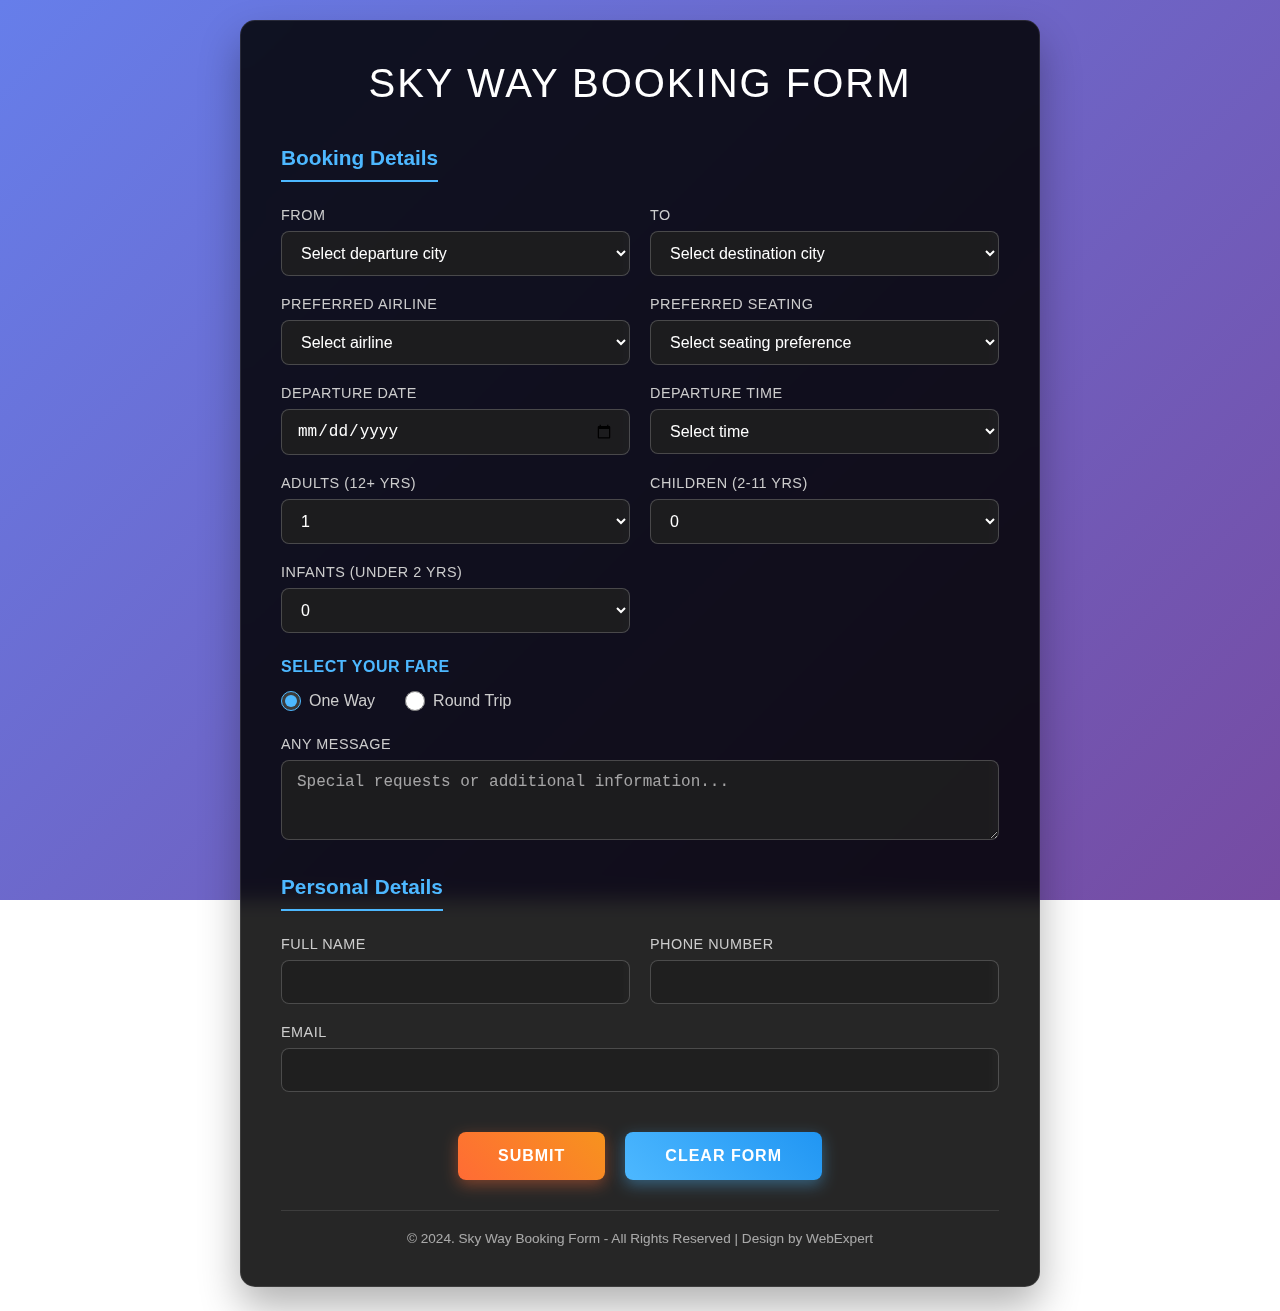
<file: booking.html>
<!DOCTYPE html>
<html lang="en">
<head>
    <meta charset="UTF-8">
    <meta name="viewport" content="width=device-width, initial-scale=1.0">
    <title>Sky Way Booking Form</title>
    <link rel="stylesheet" href="booking.css">
</head>
<body>
    <div class="container">
        <div class="form-container">
            <h1 class="title">Sky Way Booking Form</h1>
            
            <form id="bookingForm" class="booking-form">
                <!-- Booking Details Section -->
                <div class="section">
                    <h2 class="section-title">Booking Details</h2>
                    
                    <div class="form-row">
                        <div class="form-group">
                            <label for="from">From</label>
                            <select id="from" name="from" required>
                                <option value="">Select departure city</option>
                                <option value="new-york">New York</option>
                                <option value="los-angeles">Los Angeles</option>
                                <option value="chicago">Chicago</option>
                                <option value="miami">Miami</option>
                                <option value="london">London</option>
                                <option value="paris">Paris</option>
                                <option value="tokyo">Tokyo</option>
                            </select>
                        </div>
                        
                        <div class="form-group">
                            <label for="to">To</label>
                            <select id="to" name="to" required>
                                <option value="">Select destination city</option>
                                <option value="new-york">New York</option>
                                <option value="los-angeles">Los Angeles</option>
                                <option value="chicago">Chicago</option>
                                <option value="miami">Miami</option>
                                <option value="london">London</option>
                                <option value="paris">Paris</option>
                                <option value="tokyo">Tokyo</option>
                            </select>
                        </div>
                    </div>
                    
                    <div class="form-row">
                        <div class="form-group">
                            <label for="preferred-airline">Preferred Airline</label>
                            <select id="preferred-airline" name="preferred-airline">
                                <option value="">Select airline</option>
                                <option value="american">American Airlines</option>
                                <option value="delta">Delta Air Lines</option>
                                <option value="united">United Airlines</option>
                                <option value="southwest">Southwest Airlines</option>
                                <option value="jetblue">JetBlue Airways</option>
                            </select>
                        </div>
                        
                        <div class="form-group">
                            <label for="preferred-seating">Preferred Seating</label>
                            <select id="preferred-seating" name="preferred-seating">
                                <option value="">Select seating preference</option>
                                <option value="economy">Economy</option>
                                <option value="premium-economy">Premium Economy</option>
                                <option value="business">Business Class</option>
                                <option value="first">First Class</option>
                            </select>
                        </div>
                    </div>
                    
                    <div class="form-row">
                        <div class="form-group">
                            <label for="departure-date">Departure Date</label>
                            <input type="date" id="departure-date" name="departure-date" required>
                        </div>
                        
                        <div class="form-group">
                            <label for="departure-time">Departure Time</label>
                            <select id="departure-time" name="departure-time">
                                <option value="">Select time</option>
                                <option value="morning">Morning (6AM - 12PM)</option>
                                <option value="afternoon">Afternoon (12PM - 6PM)</option>
                                <option value="evening">Evening (6PM - 12AM)</option>
                            </select>
                        </div>
                    </div>
                    
                    <div class="form-row">
                        <div class="form-group">
                            <label for="adults">Adults (12+ Yrs)</label>
                            <select id="adults" name="adults" required>
                                <option value="1">1</option>
                                <option value="2">2</option>
                                <option value="3">3</option>
                                <option value="4">4</option>
                                <option value="5">5</option>
                                <option value="6">6</option>
                            </select>
                        </div>
                        
                        <div class="form-group">
                            <label for="children">Children (2-11 Yrs)</label>
                            <select id="children" name="children">
                                <option value="0">0</option>
                                <option value="1">1</option>
                                <option value="2">2</option>
                                <option value="3">3</option>
                                <option value="4">4</option>
                            </select>
                        </div>
                        
                        <div class="form-group">
                            <label for="infants">Infants (Under 2 Yrs)</label>
                            <select id="infants" name="infants">
                                <option value="0">0</option>
                                <option value="1">1</option>
                                <option value="2">2</option>
                            </select>
                        </div>
                    </div>
                    
                    <div class="trip-type">
                        <label class="section-label">Select Your Fare</label>
                        <div class="radio-group">
                            <div class="radio-item">
                                <input type="radio" id="one-way" name="trip-type" value="one-way" checked>
                                <label for="one-way">One Way</label>
                            </div>
                            <div class="radio-item">
                                <input type="radio" id="round-trip" name="trip-type" value="round-trip">
                                <label for="round-trip">Round Trip</label>
                            </div>
                        </div>
                    </div>
                    
                    <div class="return-details" id="return-details" style="display: none;">
                        <div class="form-row">
                            <div class="form-group">
                                <label for="return-date">Return Date</label>
                                <input type="date" id="return-date" name="return-date">
                            </div>
                            
                            <div class="form-group">
                                <label for="return-time">Return Time</label>
                                <select id="return-time" name="return-time">
                                    <option value="">Select time</option>
                                    <option value="morning">Morning (6AM - 12PM)</option>
                                    <option value="afternoon">Afternoon (12PM - 6PM)</option>
                                    <option value="evening">Evening (6PM - 12AM)</option>
                                </select>
                            </div>
                        </div>
                    </div>
                    
                    <div class="form-group">
                        <label for="message">Any Message</label>
                        <textarea id="message" name="message" rows="3" placeholder="Special requests or additional information..."></textarea>
                    </div>
                </div>
                
                <!-- Personal Details Section -->
                <div class="section">
                    <h2 class="section-title">Personal Details</h2>
                    
                    <div class="form-row">
                        <div class="form-group">
                            <label for="full-name">Full Name</label>
                            <input type="text" id="full-name" name="full-name" required>
                        </div>
                        
                        <div class="form-group">
                            <label for="phone">Phone Number</label>
                            <input type="tel" id="phone" name="phone" required>
                        </div>
                    </div>
                    
                    <div class="form-group">
                        <label for="email">Email</label>
                        <input type="email" id="email" name="email" required>
                    </div>
                </div>
                
                <!-- Form Buttons -->
                <div class="form-buttons">
                    <button type="submit" class="submit-btn">Submit</button>
                    <button type="button" class="clear-btn" id="clearForm">Clear Form</button>
                </div>
            </form>
            
            <div class="footer">
                © 2024. Sky Way Booking Form - All Rights Reserved | Design by WebExpert
            </div>
        </div>
    </div>
    
    <script src="booking.js"></script>
</body>
</html>
</file>
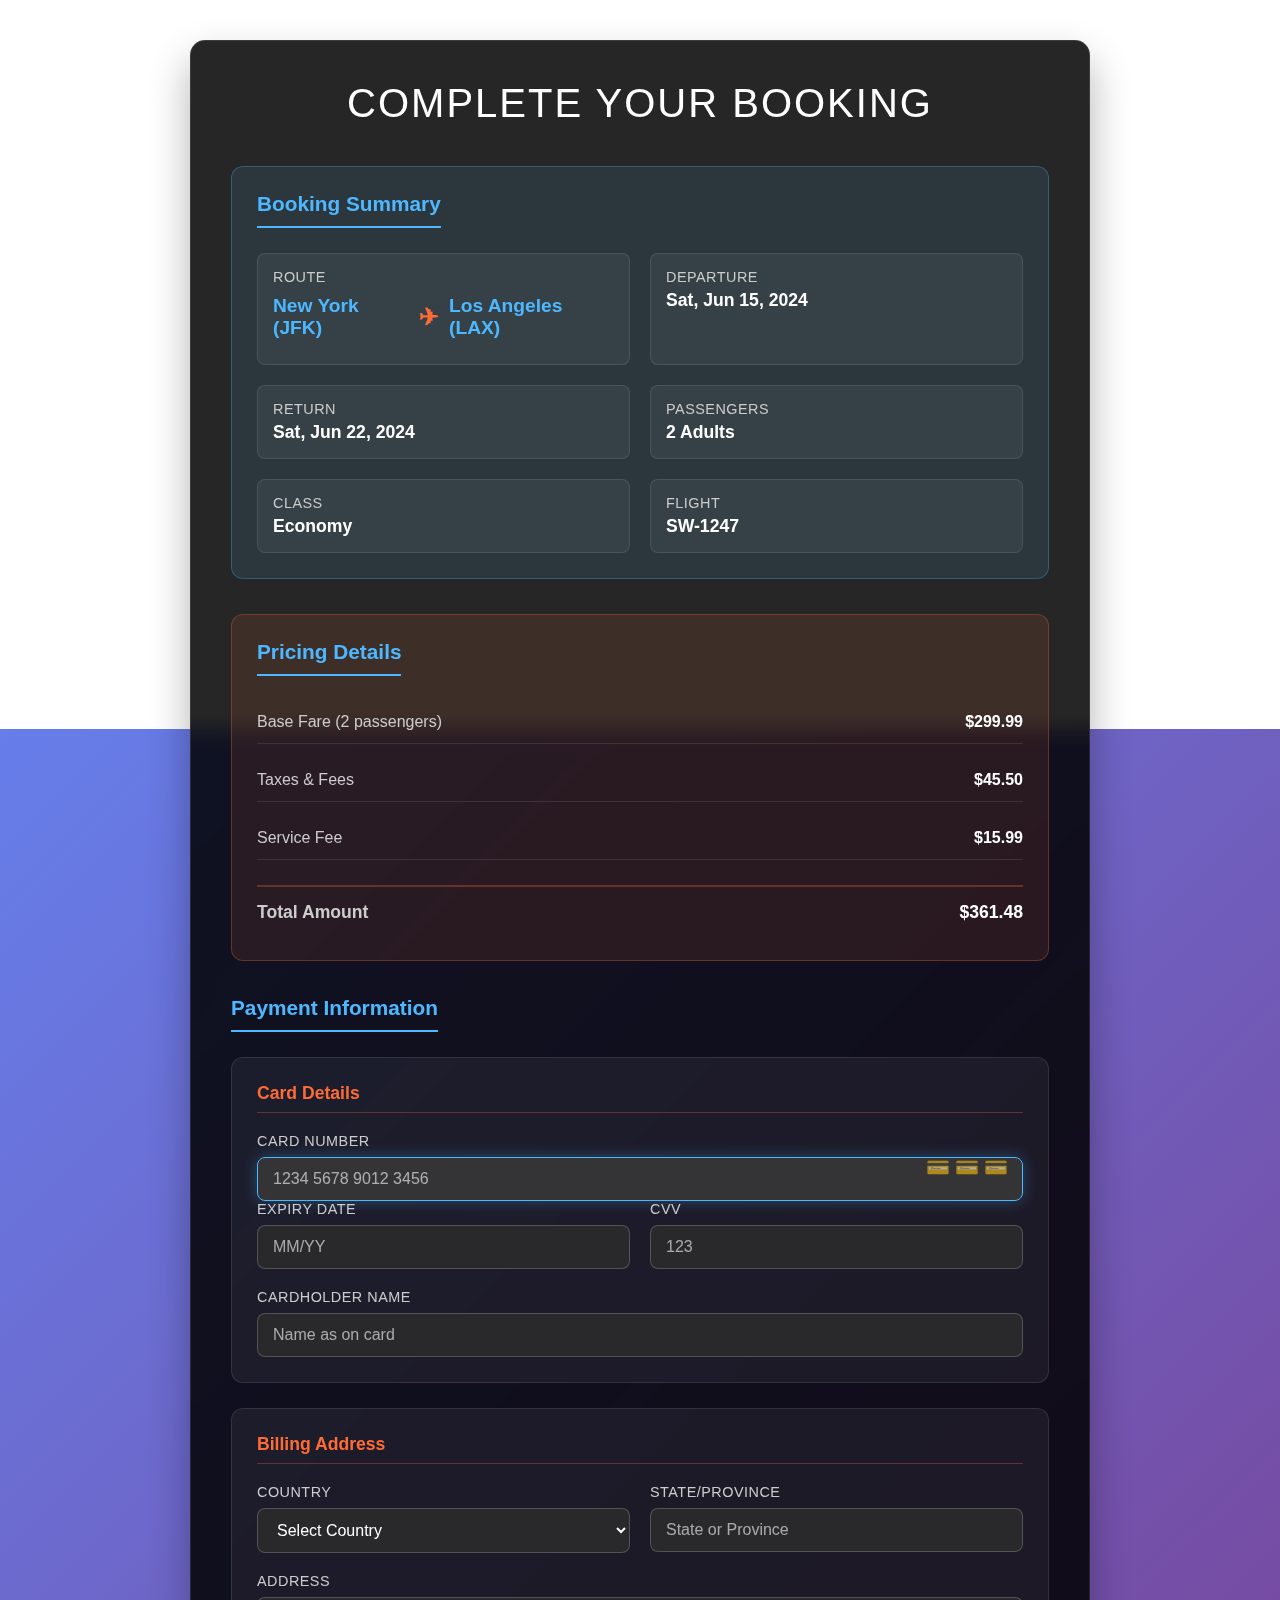
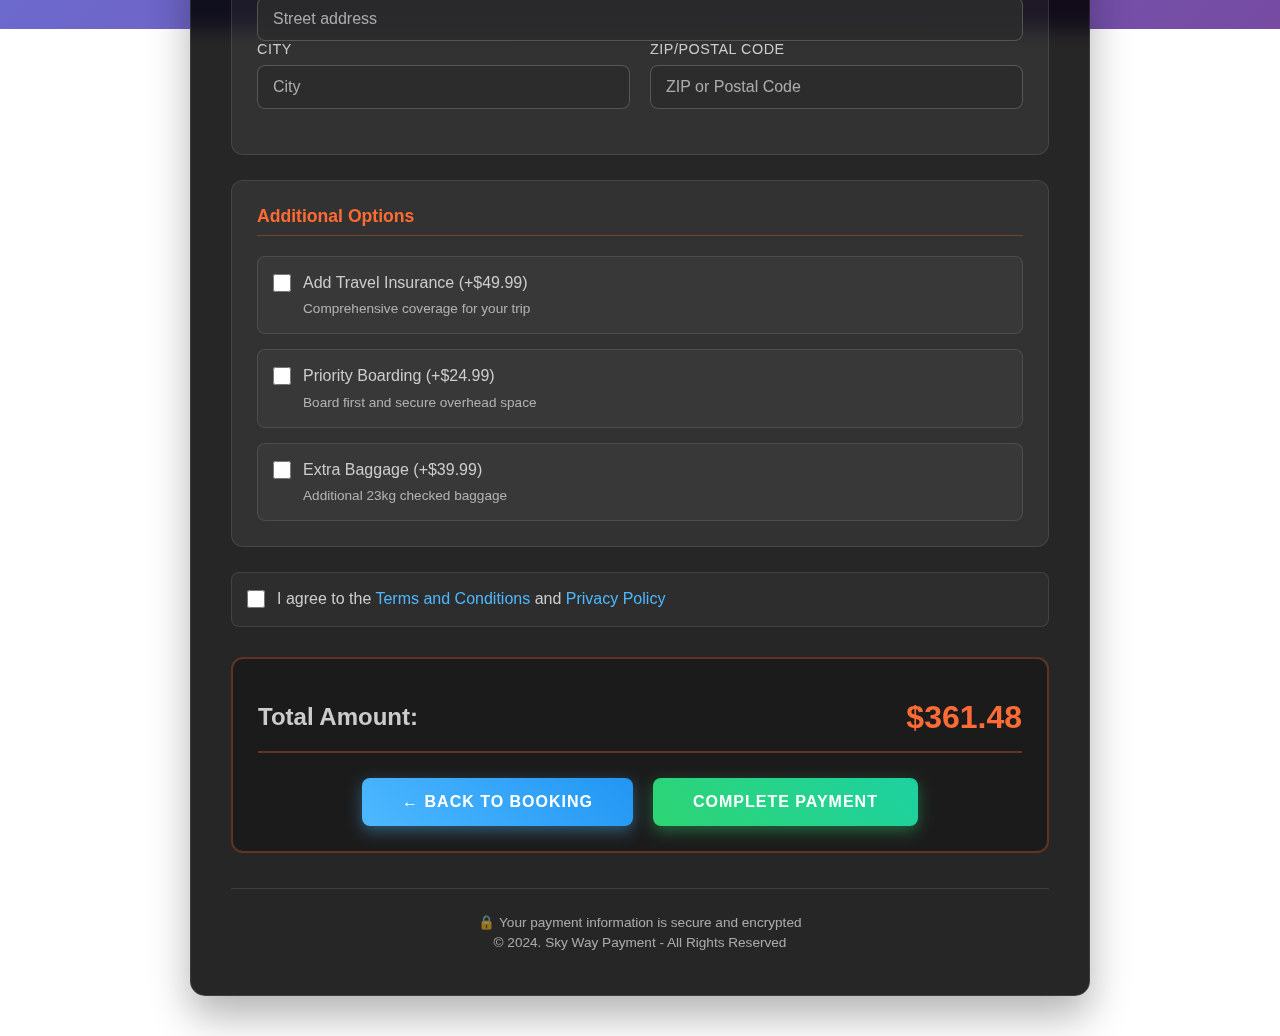
<file: payment.html>
<!DOCTYPE html>
<html lang="en">
<head>
    <meta charset="UTF-8">
    <meta name="viewport" content="width=device-width, initial-scale=1.0">
    <title>Sky Way Payment</title>
    <link rel="stylesheet" href="payment.css">
</head>
<body>
    <div class="container">
        <div class="payment-container">
            <h1 class="title">Complete Your Booking</h1>
            
            <!-- Booking Summary Section -->
            <div class="section booking-summary-section">
                <h2 class="section-title">Booking Summary</h2>
                <div class="booking-details" id="bookingDetails">
                    <!-- Booking details will be populated by JavaScript -->
                </div>
            </div>
            
            <!-- Pricing Section -->
            <div class="section pricing-section">
                <h2 class="section-title">Pricing Details</h2>
                <div class="pricing-details" id="pricingDetails">
                    <!-- Pricing details will be populated by JavaScript -->
                </div>
            </div>
            
            <!-- Payment Form Section -->
            <div class="section">
                <h2 class="section-title">Payment Information</h2>
                <form id="paymentForm" class="payment-form">
                    
                    <!-- Card Details -->
                    <div class="card-section">
                        <h3 class="subsection-title">Card Details</h3>
                        
                        <div class="form-group">
                            <label for="card-number">Card Number</label>
                            <input type="text" id="card-number" name="card-number" 
                                   placeholder="1234 5678 9012 3456" maxlength="19" required>
                            <div class="card-icons">
                                <span class="card-icon visa">💳</span>
                                <span class="card-icon mastercard">💳</span>
                                <span class="card-icon amex">💳</span>
                            </div>
                        </div>
                        
                        <div class="form-row">
                            <div class="form-group">
                                <label for="expiry-date">Expiry Date</label>
                                <input type="text" id="expiry-date" name="expiry-date" 
                                       placeholder="MM/YY" maxlength="5" required>
                            </div>
                            
                            <div class="form-group">
                                <label for="cvv">CVV</label>
                                <input type="text" id="cvv" name="cvv" 
                                       placeholder="123" maxlength="4" required>
                            </div>
                        </div>
                        
                        <div class="form-group">
                            <label for="cardholder-name">Cardholder Name</label>
                            <input type="text" id="cardholder-name" name="cardholder-name" 
                                   placeholder="Name as on card" required>
                        </div>
                    </div>
                    
                    <!-- Billing Address -->
                    <div class="billing-section">
                        <h3 class="subsection-title">Billing Address</h3>
                        
                        <div class="form-row">
                            <div class="form-group">
                                <label for="billing-country">Country</label>
                                <select id="billing-country" name="billing-country" required>
                                    <option value="">Select Country</option>
                                    <option value="US">United States</option>
                                    <option value="CA">Canada</option>
                                    <option value="UK">United Kingdom</option>
                                    <option value="FR">France</option>
                                    <option value="DE">Germany</option>
                                    <option value="JP">Japan</option>
                                    <option value="AU">Australia</option>
                                </select>
                            </div>
                            
                            <div class="form-group">
                                <label for="billing-state">State/Province</label>
                                <input type="text" id="billing-state" name="billing-state" 
                                       placeholder="State or Province" required>
                            </div>
                        </div>
                        
                        <div class="form-group">
                            <label for="billing-address">Address</label>
                            <input type="text" id="billing-address" name="billing-address" 
                                   placeholder="Street address" required>
                        </div>
                        
                        <div class="form-row">
                            <div class="form-group">
                                <label for="billing-city">City</label>
                                <input type="text" id="billing-city" name="billing-city" 
                                       placeholder="City" required>
                            </div>
                            
                            <div class="form-group">
                                <label for="billing-zip">ZIP/Postal Code</label>
                                <input type="text" id="billing-zip" name="billing-zip" 
                                       placeholder="ZIP or Postal Code" required>
                            </div>
                        </div>
                    </div>
                    
                    <!-- Additional Options -->
                    <div class="options-section">
                        <h3 class="subsection-title">Additional Options</h3>
                        
                        <div class="checkbox-group">
                            <div class="checkbox-item">
                                <input type="checkbox" id="travel-insurance" name="travel-insurance" value="yes">
                                <label for="travel-insurance">
                                    Add Travel Insurance (+$49.99)
                                    <span class="option-description">Comprehensive coverage for your trip</span>
                                </label>
                            </div>
                            
                            <div class="checkbox-item">
                                <input type="checkbox" id="priority-boarding" name="priority-boarding" value="yes">
                                <label for="priority-boarding">
                                    Priority Boarding (+$24.99)
                                    <span class="option-description">Board first and secure overhead space</span>
                                </label>
                            </div>
                            
                            <div class="checkbox-item">
                                <input type="checkbox" id="extra-baggage" name="extra-baggage" value="yes">
                                <label for="extra-baggage">
                                    Extra Baggage (+$39.99)
                                    <span class="option-description">Additional 23kg checked baggage</span>
                                </label>
                            </div>
                        </div>
                    </div>
                    
                    <!-- Terms and Conditions -->
                    <div class="terms-section">
                        <div class="checkbox-item">
                            <input type="checkbox" id="terms-agreement" name="terms-agreement" required>
                            <label for="terms-agreement">
                                I agree to the <a href="#" class="terms-link">Terms and Conditions</a> 
                                and <a href="#" class="terms-link">Privacy Policy</a>
                            </label>
                        </div>
                    </div>
                    
                    <!-- Total and Payment Button -->
                    <div class="payment-summary">
                        <div class="total-amount" id="totalAmount">
                            <span class="total-label">Total Amount:</span>
                            <span class="total-price">$0.00</span>
                        </div>
                        
                        <div class="form-buttons">
                            <button type="button" class="back-btn" id="backBtn">
                                ← Back to Booking
                            </button>
                            <button type="submit" class="pay-btn" id="payBtn">
                                Complete Payment
                            </button>
                        </div>
                    </div>
                </form>
            </div>
            
            <div class="footer">
                <p>🔒 Your payment information is secure and encrypted</p>
                <p>© 2024. Sky Way Payment - All Rights Reserved</p>
            </div>
        </div>
    </div>
    
    <!-- Success Modal -->
    <div id="successModal" class="modal" style="display: none;">
        <div class="modal-content">
            <div class="success-icon">✈️</div>
            <h2>Payment Successful!</h2>
            <div class="confirmation-details" id="confirmationDetails">
                <!-- Confirmation details will be populated -->
            </div>
            <button class="modal-close" onclick="closeSuccessModal()">Continue</button>
        </div>
    </div>
    
    <script src="payment.js"></script>
</body>
</html>
</file>
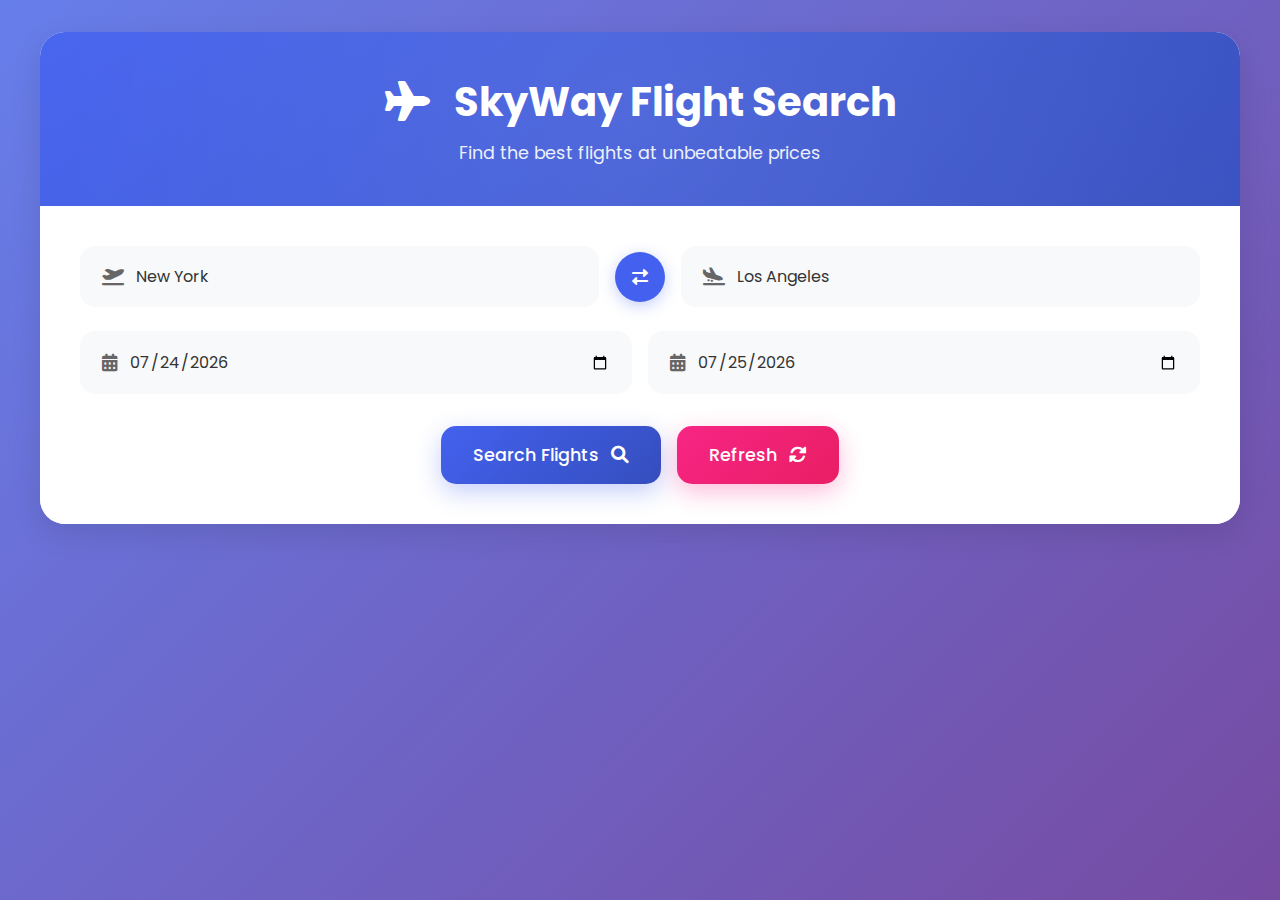
<file: search.html>
<!DOCTYPE html>
<html lang="en">
<head>
    <meta charset="UTF-8">
    <meta name="viewport" content="width=device-width, initial-scale=1.0">
    <title>Flight Search - SkyWay</title>
    <link rel="stylesheet" href="search.css">
    <link rel="stylesheet" href="https://cdnjs.cloudflare.com/ajax/libs/font-awesome/6.0.0-beta3/css/all.min.css">
    <link rel="preconnect" href="https://fonts.googleapis.com">
    <link rel="preconnect" href="https://fonts.gstatic.com" crossorigin>
    <link href="https://fonts.googleapis.com/css2?family=Poppins:wght@300;400;500;600;700&display=swap" rel="stylesheet">
</head>
<body>
    <div class="search-page">
        <div class="search-container">
            <div class="header">
                <h1><i class="fas fa-plane"></i> SkyWay Flight Search</h1>
                <p>Find the best flights at unbeatable prices</p>
            </div>

            <!-- Search Bar -->
            <div class="search-bar">
                <div class="search-inputs">
                    <div class="input-group">
                        <div class="input-with-icon">
                            <i class="fas fa-plane-departure"></i>
                            <input type="text" id="departure" placeholder="From" value="New York">
                        </div>
                        <div class="swap-icon" onclick="swapCities()">
                            <i class="fas fa-exchange-alt"></i>
                        </div>
                        <div class="input-with-icon">
                            <i class="fas fa-plane-arrival"></i>
                            <input type="text" id="arrival" placeholder="To" value="Los Angeles">
                        </div>
                    </div>
                    <div class="date-inputs">
                        <div class="input-with-icon">
                            <i class="fas fa-calendar-alt"></i>
                            <input type="date" id="departure-date" required>
                        </div>
                        <div class="input-with-icon">
                            <i class="fas fa-calendar-alt"></i>
                            <input type="date" id="return-date" placeholder="Return">
                        </div>
                    </div>
                </div>
                <div class="search-actions">
                    <button type="button" class="search-btn" onclick="searchFlights()">
                        <span>Search Flights</span>
                        <i class="fas fa-search"></i>
                    </button>
                    <button type="button" class="refresh-btn" onclick="refreshFlights()">
                        <span>Refresh</span>
                        <i class="fas fa-sync-alt"></i>
                    </button>
                </div>
            </div>

            <!-- Loading Animation -->
            <div class="loading" id="loading">
                <div class="plane-loading">
                    <i class="fas fa-plane"></i>
                    <span>Searching for flights...</span>
                </div>
            </div>

            <!-- Flight Results -->
            <div class="flight-results" id="flightResults">
                <div class="results-header">
                    <h2>Available Flights</h2>
                    <div class="sort-options">
                        <select id="sortBy" onchange="sortFlights()">
                            <option value="price">Price (Low to High)</option>
                            <option value="duration">Duration (Shortest)</option>
                            <option value="departure">Departure Time</option>
                        </select>
                    </div>
                </div>
                
                <div class="flights-container" id="flightsContainer">
                    <!-- Flight cards will be populated here -->
                </div>
            </div>
        </div>
    </div>

    <script src="search.js"></script>
</body>
</html>
</file>
<file: booking.css>
* {
    margin: 0;
    padding: 0;
    box-sizing: border-box;
}

body {
    font-family: 'Segoe UI', Tahoma, Geneva, Verdana, sans-serif;
    background: linear-gradient(135deg, #667eea 0%, #764ba2 100%), url('https://images.unsplash.com/photo-1506744038136-46273834b3fb?ixlib=rb-4.0.3&ixid=M3wxMjA3fDB8MHxwaG90by1wYWdlfHx8fGVufDB8fHx8fA%3D%3D&auto=format&fit=crop&w=1920&q=80');
    background-size: cover;
    background-position: center;
    background-blend-mode: overlay;
    min-height: 100vh;
    padding: 20px;
    background-attachment: fixed;
}

.container {
    display: flex;
    justify-content: center;
    align-items: center;
    min-height: calc(100vh - 40px);
}

.form-container {
    background: rgba(0, 0, 0, 0.85);
    border-radius: 15px;
    padding: 40px;
    box-shadow: 0 20px 40px rgba(0, 0, 0, 0.3);
    backdrop-filter: blur(10px);
    border: 1px solid rgba(255, 255, 255, 0.1);
    max-width: 800px;
    width: 100%;
    color: white;
}

.title {
    text-align: center;
    color: #fff;
    font-size: 2.5rem;
    font-weight: 300;
    margin-bottom: 40px;
    letter-spacing: 2px;
    text-transform: uppercase;
}

.section {
    margin-bottom: 35px;
}

.section-title {
    color: #4db8ff;
    font-size: 1.3rem;
    font-weight: 600;
    margin-bottom: 25px;
    padding-bottom: 10px;
    border-bottom: 2px solid #4db8ff;
    display: inline-block;
}

.form-row {
    display: grid;
    grid-template-columns: repeat(auto-fit, minmax(250px, 1fr));
    gap: 20px;
    margin-bottom: 20px;
}

.form-group {
    display: flex;
    flex-direction: column;
}

.form-group label {
    color: #ccc;
    font-size: 0.9rem;
    font-weight: 500;
    margin-bottom: 8px;
    text-transform: uppercase;
    letter-spacing: 0.5px;
}

.form-group input,
.form-group select,
.form-group textarea {
    background: rgba(255, 255, 255, 0.1);
    border: 1px solid rgba(255, 255, 255, 0.2);
    border-radius: 8px;
    padding: 12px 15px;
    color: white;
    font-size: 1rem;
    transition: all 0.3s ease;
    backdrop-filter: blur(5px);
}

.form-group input::placeholder,
.form-group textarea::placeholder {
    color: rgba(255, 255, 255, 0.6);
}

.form-group input:focus,
.form-group select:focus,
.form-group textarea:focus {
    outline: none;
    border-color: #4db8ff;
    box-shadow: 0 0 15px rgba(77, 184, 255, 0.3);
    background: rgba(255, 255, 255, 0.15);
}

.form-group select option {
    background: #2a2a2a;
    color: white;
}

.trip-type {
    margin: 25px 0;
}

.section-label {
    color: #4db8ff;
    font-size: 1rem;
    font-weight: 600;
    display: block;
    margin-bottom: 15px;
    text-transform: uppercase;
    letter-spacing: 0.5px;
}

.radio-group {
    display: flex;
    gap: 30px;
}

.radio-item {
    display: flex;
    align-items: center;
    gap: 8px;
}

.radio-item input[type="radio"] {
    width: 20px;
    height: 20px;
    accent-color: #4db8ff;
    cursor: pointer;
}

.radio-item label {
    color: #ccc;
    font-size: 1rem;
    cursor: pointer;
    margin: 0;
    text-transform: none;
    letter-spacing: normal;
}

.return-details {
    margin-top: 20px;
    padding: 20px;
    background: rgba(77, 184, 255, 0.1);
    border-radius: 8px;
    border: 1px solid rgba(77, 184, 255, 0.3);
}

.form-buttons {
    display: flex;
    gap: 20px;
    justify-content: center;
    margin-top: 40px;
}

.submit-btn,
.clear-btn {
    padding: 15px 40px;
    border: none;
    border-radius: 8px;
    font-size: 1rem;
    font-weight: 600;
    text-transform: uppercase;
    letter-spacing: 1px;
    cursor: pointer;
    transition: all 0.3s ease;
    min-width: 140px;
}

.submit-btn {
    background: linear-gradient(45deg, #ff6b35, #f7931e);
    color: white;
    box-shadow: 0 5px 15px rgba(255, 107, 53, 0.4);
}

.submit-btn:hover {
    transform: translateY(-2px);
    box-shadow: 0 8px 25px rgba(255, 107, 53, 0.6);
}

.clear-btn {
    background: linear-gradient(45deg, #4db8ff, #2196f3);
    color: white;
    box-shadow: 0 5px 15px rgba(77, 184, 255, 0.4);
}

.clear-btn:hover {
    transform: translateY(-2px);
    box-shadow: 0 8px 25px rgba(77, 184, 255, 0.6);
}

.footer {
    text-align: center;
    margin-top: 30px;
    padding-top: 20px;
    border-top: 1px solid rgba(255, 255, 255, 0.1);
    color: rgba(255, 255, 255, 0.6);
    font-size: 0.85rem;
}

/* Responsive Design */
@media (max-width: 768px) {
    .form-container {
        padding: 25px;
        margin: 10px;
    }
    
    .title {
        font-size: 2rem;
        margin-bottom: 25px;
    }
    
    .form-row {
        grid-template-columns: 1fr;
        gap: 15px;
    }
    
    .radio-group {
        flex-direction: column;
        gap: 15px;
    }
    
    .form-buttons {
        flex-direction: column;
        align-items: center;
        gap: 15px;
    }
}

@media (max-width: 480px) {
    body {
        padding: 10px;
    }
    
    .form-container {
        padding: 20px;
    }
    
    .title {
        font-size: 1.6rem;
    }
    
    .section-title {
        font-size: 1.1rem;
    }
}

/* Animation for form appearance */
@keyframes fadeInUp {
    from {
        opacity: 0;
        transform: translateY(30px);
    }
    to {
        opacity: 1;
        transform: translateY(0);
    }
}

.form-container {
    animation: fadeInUp 0.8s ease-out;
}
</file>
<file: payment.css>
* {
    margin: 0;
    padding: 0;
    box-sizing: border-box;
}

body {
    font-family: 'Segoe UI', Tahoma, Geneva, Verdana, sans-serif;
    background: linear-gradient(135deg, #667eea 0%, #764ba2 100%), url('https://images.unsplash.com/photo-1506744038136-46273834b3fb?ixlib=rb-4.0.3&ixid=M3wxMjA3fDB8MHxwaG90by1wYWdlfHx8fGVufDB8fHx8fA%3D%3D&auto=format&fit=crop&w=1920&q=80');
    background-size: cover;
    background-position: center;
    background-blend-mode: overlay;
    min-height: 100vh;
    padding: 20px;
    background-attachment: fixed;
}

.container {
    display: flex;
    justify-content: center;
    align-items: flex-start;
    min-height: calc(100vh - 40px);
    padding: 20px 0;
}

.payment-container {
    background: rgba(0, 0, 0, 0.85);
    border-radius: 15px;
    padding: 40px;
    box-shadow: 0 20px 40px rgba(0, 0, 0, 0.3);
    backdrop-filter: blur(10px);
    border: 1px solid rgba(255, 255, 255, 0.1);
    max-width: 900px;
    width: 100%;
    color: white;
    animation: fadeInUp 0.8s ease-out;
}

.title {
    text-align: center;
    color: #fff;
    font-size: 2.5rem;
    font-weight: 300;
    margin-bottom: 40px;
    letter-spacing: 2px;
    text-transform: uppercase;
}

.section {
    margin-bottom: 35px;
}

.section-title {
    color: #4db8ff;
    font-size: 1.3rem;
    font-weight: 600;
    margin-bottom: 25px;
    padding-bottom: 10px;
    border-bottom: 2px solid #4db8ff;
    display: inline-block;
}

.subsection-title {
    color: #ff6b35;
    font-size: 1.1rem;
    font-weight: 600;
    margin-bottom: 20px;
    padding-bottom: 8px;
    border-bottom: 1px solid rgba(255, 107, 53, 0.3);
}

/* Booking Summary Styles */
.booking-summary-section {
    background: rgba(77, 184, 255, 0.1);
    border-radius: 12px;
    padding: 25px;
    border: 1px solid rgba(77, 184, 255, 0.3);
}

.booking-details {
    display: grid;
    grid-template-columns: repeat(auto-fit, minmax(250px, 1fr));
    gap: 20px;
}

.detail-item {
    background: rgba(255, 255, 255, 0.05);
    padding: 15px;
    border-radius: 8px;
    border: 1px solid rgba(255, 255, 255, 0.1);
}

.detail-label {
    color: #ccc;
    font-size: 0.9rem;
    font-weight: 500;
    text-transform: uppercase;
    letter-spacing: 0.5px;
    margin-bottom: 5px;
}

.detail-value {
    color: #fff;
    font-size: 1.1rem;
    font-weight: 600;
}

.route-display {
    display: flex;
    align-items: center;
    gap: 10px;
    font-size: 1.2rem;
    font-weight: 600;
    color: #4db8ff;
    margin: 10px 0;
}

.route-arrow {
    color: #ff6b35;
    font-size: 1.5rem;
}

/* Pricing Styles */
.pricing-section {
    background: rgba(255, 107, 53, 0.1);
    border-radius: 12px;
    padding: 25px;
    border: 1px solid rgba(255, 107, 53, 0.3);
}

.pricing-details {
    display: flex;
    flex-direction: column;
    gap: 15px;
}

.price-item {
    display: flex;
    justify-content: space-between;
    align-items: center;
    padding: 12px 0;
    border-bottom: 1px solid rgba(255, 255, 255, 0.1);
}

.price-item:last-child {
    border-bottom: none;
    font-weight: 600;
    font-size: 1.1rem;
    color: #ff6b35;
    border-top: 2px solid rgba(255, 107, 53, 0.3);
    padding-top: 15px;
    margin-top: 10px;
}

.price-label {
    color: #ccc;
}

.price-value {
    color: #fff;
    font-weight: 600;
}

/* Form Styles */
.form-row {
    display: grid;
    grid-template-columns: repeat(auto-fit, minmax(250px, 1fr));
    gap: 20px;
    margin-bottom: 20px;
}

.form-group {
    display: flex;
    flex-direction: column;
    position: relative;
}

.form-group label {
    color: #ccc;
    font-size: 0.9rem;
    font-weight: 500;
    margin-bottom: 8px;
    text-transform: uppercase;
    letter-spacing: 0.5px;
}

.form-group input,
.form-group select {
    background: rgba(255, 255, 255, 0.1);
    border: 1px solid rgba(255, 255, 255, 0.2);
    border-radius: 8px;
    padding: 12px 15px;
    color: white;
    font-size: 1rem;
    transition: all 0.3s ease;
    backdrop-filter: blur(5px);
}

.form-group input::placeholder {
    color: rgba(255, 255, 255, 0.6);
}

.form-group input:focus,
.form-group select:focus {
    outline: none;
    border-color: #4db8ff;
    box-shadow: 0 0 15px rgba(77, 184, 255, 0.3);
    background: rgba(255, 255, 255, 0.15);
}

.form-group select option {
    background: #2a2a2a;
    color: white;
}

/* Card Section Styles */
.card-section {
    background: rgba(255, 255, 255, 0.05);
    padding: 25px;
    border-radius: 12px;
    margin-bottom: 25px;
    border: 1px solid rgba(255, 255, 255, 0.1);
}

.card-icons {
    position: absolute;
    right: 15px;
    top: 50%;
    transform: translateY(-50%);
    display: flex;
    gap: 5px;
}

.card-icon {
    font-size: 1.2rem;
    opacity: 0.6;
}

/* Billing Section Styles */
.billing-section {
    background: rgba(255, 255, 255, 0.05);
    padding: 25px;
    border-radius: 12px;
    margin-bottom: 25px;
    border: 1px solid rgba(255, 255, 255, 0.1);
}

/* Options Section Styles */
.options-section {
    background: rgba(255, 255, 255, 0.05);
    padding: 25px;
    border-radius: 12px;
    margin-bottom: 25px;
    border: 1px solid rgba(255, 255, 255, 0.1);
}

.checkbox-group {
    display: flex;
    flex-direction: column;
    gap: 15px;
}

.checkbox-item {
    display: flex;
    align-items: flex-start;
    gap: 12px;
    padding: 15px;
    background: rgba(255, 255, 255, 0.03);
    border-radius: 8px;
    border: 1px solid rgba(255, 255, 255, 0.1);
    transition: all 0.3s ease;
}

.checkbox-item:hover {
    background: rgba(255, 255, 255, 0.08);
    border-color: rgba(77, 184, 255, 0.3);
}

.checkbox-item input[type="checkbox"] {
    width: 18px;
    height: 18px;
    accent-color: #4db8ff;
    cursor: pointer;
    margin-top: 2px;
}

.checkbox-item label {
    color: #ccc;
    font-size: 1rem;
    cursor: pointer;
    line-height: 1.4;
    margin: 0;
    text-transform: none;
    letter-spacing: normal;
}

.option-description {
    display: block;
    font-size: 0.85rem;
    color: rgba(255, 255, 255, 0.6);
    margin-top: 5px;
}

/* Terms Section */
.terms-section {
    margin-bottom: 30px;
}

.terms-link {
    color: #4db8ff;
    text-decoration: none;
    transition: color 0.3s ease;
}

.terms-link:hover {
    color: #ff6b35;
    text-decoration: underline;
}

/* Payment Summary */
.payment-summary {
    background: rgba(0, 0, 0, 0.3);
    padding: 25px;
    border-radius: 12px;
    border: 2px solid rgba(255, 107, 53, 0.3);
    margin-top: 30px;
}

.total-amount {
    display: flex;
    justify-content: space-between;
    align-items: center;
    font-size: 1.5rem;
    font-weight: 600;
    color: #ff6b35;
    margin-bottom: 25px;
    padding: 15px 0;
    border-bottom: 2px solid rgba(255, 107, 53, 0.3);
}

.total-label {
    color: #ccc;
}

.total-price {
    color: #ff6b35;
    font-size: 2rem;
}

/* Form Buttons */
.form-buttons {
    display: flex;
    gap: 20px;
    justify-content: center;
}

.back-btn,
.pay-btn {
    padding: 15px 40px;
    border: none;
    border-radius: 8px;
    font-size: 1rem;
    font-weight: 600;
    text-transform: uppercase;
    letter-spacing: 1px;
    cursor: pointer;
    transition: all 0.3s ease;
    min-width: 160px;
}

.back-btn {
    background: linear-gradient(45deg, #4db8ff, #2196f3);
    color: white;
    box-shadow: 0 5px 15px rgba(77, 184, 255, 0.4);
}

.back-btn:hover {
    transform: translateY(-2px);
    box-shadow: 0 8px 25px rgba(77, 184, 255, 0.6);
}

.pay-btn {
    background: linear-gradient(45deg, #2ed573, #1dd1a1);
    color: white;
    box-shadow: 0 5px 15px rgba(46, 213, 115, 0.4);
}

.pay-btn:hover {
    transform: translateY(-2px);
    box-shadow: 0 8px 25px rgba(46, 213, 115, 0.6);
}

.pay-btn:disabled {
    background: #555;
    cursor: not-allowed;
    transform: none;
    box-shadow: none;
}

/* Footer */
.footer {
    text-align: center;
    margin-top: 30px;
    padding-top: 20px;
    border-top: 1px solid rgba(255, 255, 255, 0.1);
    color: rgba(255, 255, 255, 0.6);
    font-size: 0.85rem;
}

.footer p {
    margin: 5px 0;
}

/* Modal Styles */
.modal {
    position: fixed;
    top: 0;
    left: 0;
    width: 100%;
    height: 100%;
    background: rgba(0, 0, 0, 0.8);
    display: flex;
    justify-content: center;
    align-items: center;
    z-index: 2000;
    animation: fadeIn 0.3s ease-out;
}

.modal-content {
    background: rgba(0, 0, 0, 0.9);
    padding: 40px;
    border-radius: 15px;
    max-width: 500px;
    width: 90%;
    text-align: center;
    color: white;
    border: 1px solid rgba(255, 255, 255, 0.1);
    box-shadow: 0 20px 40px rgba(0, 0, 0, 0.5);
}

.success-icon {
    font-size: 3rem;
    margin-bottom: 20px;
}

.confirmation-details {
    background: rgba(46, 213, 115, 0.1);
    padding: 20px;
    border-radius: 8px;
    margin: 20px 0;
    text-align: left;
    border: 1px solid rgba(46, 213, 115, 0.3);
}

.confirmation-details h3 {
    color: #2ed573;
    margin-bottom: 15px;
}

.confirmation-details p {
    margin: 8px 0;
    color: #ccc;
}

.modal-close {
    background: linear-gradient(45deg, #2ed573, #1dd1a1);
    color: white;
    border: none;
    padding: 12px 30px;
    border-radius: 8px;
    font-weight: 600;
    cursor: pointer;
    transition: transform 0.3s ease;
    margin-top: 20px;
}

.modal-close:hover {
    transform: translateY(-2px);
}

/* Field Error Styles */
.field-error {
    color: #ff4757;
    font-size: 0.8rem;
    margin-top: 5px;
}

.error-border {
    border-color: #ff4757 !important;
}

/* Animations */
@keyframes fadeInUp {
    from {
        opacity: 0;
        transform: translateY(30px);
    }
    to {
        opacity: 1;
        transform: translateY(0);
    }
}

@keyframes fadeIn {
    from { opacity: 0; }
    to { opacity: 1; }
}

@keyframes fadeOut {
    from { opacity: 1; }
    to { opacity: 0; }
}

@keyframes pulse {
    0% { transform: scale(1); }
    50% { transform: scale(1.05); }
    100% { transform: scale(1); }
}

.processing {
    animation: pulse 1s infinite;
}

/* Responsive Design */
@media (max-width: 768px) {
    .payment-container {
        padding: 25px;
        margin: 10px;
    }
    
    .title {
        font-size: 2rem;
        margin-bottom: 25px;
    }
    
    .form-row {
        grid-template-columns: 1fr;
        gap: 15px;
    }
    
    .booking-details {
        grid-template-columns: 1fr;
    }
    
    .form-buttons {
        flex-direction: column;
        align-items: center;
        gap: 15px;
    }
    
    .total-amount {
        flex-direction: column;
        gap: 10px;
        text-align: center;
    }
    
    .card-section,
    .billing-section,
    .options-section {
        padding: 20px;
    }
}

@media (max-width: 480px) {
    body {
        padding: 10px;
    }
    
    .payment-container {
        padding: 20px;
    }
    
    .title {
        font-size: 1.6rem;
    }
    
    .section-title {
        font-size: 1.1rem;
    }
    
    .total-price {
        font-size: 1.5rem;
    }
}
</file>
<file: search.css>
/* Flight Search Page Styles */
:root {
    --primary-color: #4361ee;
    --primary-dark: #354ebe;
    --secondary-color: #f72585;
    --text-color: #333;
    --text-light: #666;
    --text-lighter: #999;
    --background: #f8f9fa;
    --white: #ffffff;
    --shadow: 0 10px 30px rgba(0, 0, 0, 0.1);
    --shadow-hover: 0 20px 40px rgba(0, 0, 0, 0.15);
    --border: #e9ecef;
    --success: #28a745;
    --warning: #ffc107;
    --danger: #dc3545;
    --border-radius: 15px;
    --transition: all 0.3s cubic-bezier(0.4, 0, 0.2, 1);
}

* {
    margin: 0;
    padding: 0;
    box-sizing: border-box;
}

body {
    font-family: 'Poppins', sans-serif;
    background: linear-gradient(135deg, #667eea 0%, #764ba2 100%);
    min-height: 100vh;
    overflow-x: hidden;
}

.search-page {
    min-height: 100vh;
    display: flex;
    align-items: flex-start;
    justify-content: center;
    padding: 2rem;
    animation: pageLoad 1.2s ease-out;
}

@keyframes pageLoad {
    from {
        opacity: 0;
        transform: translateY(30px);
    }
    to {
        opacity: 1;
        transform: translateY(0);
    }
}

.search-container {
    background: var(--white);
    width: 100%;
    max-width: 1200px;
    border-radius: 25px;
    box-shadow: var(--shadow);
    overflow: hidden;
    animation: containerSlideIn 0.9s ease-out 0.2s backwards;
}

@keyframes containerSlideIn {
    from {
        opacity: 0;
        transform: translateY(50px) scale(0.95);
    }
    to {
        opacity: 1;
        transform: translateY(0) scale(1);
    }
}

/* Header Styles */
.header {
    background: linear-gradient(135deg, var(--primary-color), var(--primary-dark));
    color: var(--white);
    padding: 2.5rem;
    text-align: center;
    position: relative;
    overflow: hidden;
}

.header::before {
    content: '';
    position: absolute;
    top: -50%;
    left: -50%;
    width: 200%;
    height: 200%;
    background: radial-gradient(circle, rgba(255,255,255,0.1) 0%, transparent 70%);
    animation: headerGlow 6s ease-in-out infinite;
}

@keyframes headerGlow {
    0%, 100% { transform: rotate(0deg); }
    50% { transform: rotate(180deg); }
} /* Increased duration from 6s to 8s */

.header h1 {
    font-size: 2.5rem;
    margin-bottom: 0.5rem;
    position: relative;
    z-index: 1;
    animation: titleFade 1.2s ease-out 0.4s backwards;
}

.header h1 i {
    margin-right: 1rem;
    animation: planeFly 2s ease-in-out infinite;
}

@keyframes planeFly {
    0%, 100% { transform: translateX(0) rotate(0deg); }
    50% { transform: translateX(10px) rotate(5deg); }
} /* Increased duration from 2s to 3s */

@keyframes titleFade {
    from {
        opacity: 0;
        transform: translateY(20px);
    }
    to {
        opacity: 1;
        transform: translateY(0);
    }
}

.header p {
    font-size: 1.1rem;
    opacity: 0.9;
    position: relative;
    z-index: 1;
    animation: subtitleFade 1.2s ease-out 0.6s backwards;
}

@keyframes subtitleFade {
    from {
        opacity: 0;
        transform: translateY(10px);
    }
    to {
        opacity: 0.9;
        transform: translateY(0);
    }
}

/* Search Bar Styles */
.search-bar {
    padding: 2.5rem;
    background: var(--white);
    animation: searchBarSlide 1.2s ease-out 0.4s backwards;
}

@keyframes searchBarSlide {
    from {
        opacity: 0;
        transform: translateY(30px);
    }
    to {
        opacity: 1;
        transform: translateY(0);
    }
}

.search-inputs {
    display: grid;
    gap: 1.5rem;
    margin-bottom: 2rem;
}

.input-group {
    display: grid;
    grid-template-columns: 1fr auto 1fr;
    gap: 1rem;
    align-items: center;
}

.input-with-icon {
    position: relative;
    display: flex;
    align-items: center;
    background: var(--background);
    border-radius: var(--border-radius);
    padding: 1rem 1.25rem;
    transition: var(--transition);
    border: 2px solid transparent;
    overflow: hidden;
}

.input-with-icon::before {
    content: '';
    position: absolute;
    top: 0;
    left: -100%;
    width: 100%;
    height: 100%;
    background: linear-gradient(90deg, transparent, rgba(67, 97, 238, 0.1), transparent);
    transition: all 0.6s ease;
}

.input-with-icon:hover::before {
    left: 100%;
}

.input-with-icon:hover {
    background: #f0f2f5;
    border-color: var(--primary-color);
    transform: translateY(-2px);
    box-shadow: 0 5px 15px rgba(67, 97, 238, 0.2);
}

.input-with-icon:focus-within {
    border-color: var(--primary-color);
    background: var(--white);
    transform: translateY(-2px);
    box-shadow: 0 5px 20px rgba(67, 97, 238, 0.3);
}

.input-with-icon i {
    color: var(--text-light);
    margin-right: 0.75rem;
    font-size: 1.1rem;
    transition: var(--transition);
    position: relative;
    z-index: 1;
}

.input-with-icon:hover i,
.input-with-icon:focus-within i {
    color: var(--primary-color);
    transform: scale(1.1);
}

.input-with-icon input {
    border: none;
    background: transparent;
    width: 100%;
    font-size: 1rem;
    color: var(--text-color);
    font-family: 'Poppins', sans-serif;
    position: relative;
    z-index: 1;
}

.input-with-icon input:focus {
    outline: none;
}

.input-with-icon input::placeholder {
    color: var(--text-lighter);
    transition: var(--transition);
}

.input-with-icon:hover input::placeholder {
    color: var(--text-light);
}

.swap-icon {
    display: flex;
    align-items: center;
    justify-content: center;
    width: 50px;
    height: 50px;
    background: var(--primary-color);
    color: var(--white);
    border-radius: 50%;
    cursor: pointer;
    transition: var(--transition);
    box-shadow: 0 4px 15px rgba(67, 97, 238, 0.3);
    position: relative;
    overflow: hidden;
}

.swap-icon::before {
    content: '';
    position: absolute;
    top: 50%;
    left: 50%;
    width: 0;
    height: 0;
    background: rgba(255, 255, 255, 0.3);
    border-radius: 50%;
    transition: all 0.4s ease;
    transform: translate(-50%, -50%);
}

.swap-icon:hover::before {
    width: 100%;
    height: 100%;
}

.swap-icon:hover {
    transform: rotate(180deg) scale(1.1);
    background: var(--primary-dark);
    box-shadow: 0 6px 20px rgba(67, 97, 238, 0.4);
}

.swap-icon:active {
    transform: rotate(180deg) scale(0.95);
}

.date-inputs {
    display: grid;
    grid-template-columns: repeat(2, 1fr);
    gap: 1rem;
}

.search-actions {
    display: flex;
    gap: 1rem;
    justify-content: center;
}

.search-btn, .refresh-btn {
    display: flex;
    align-items: center;
    gap: 0.75rem;
    padding: 1rem 2rem;
    border: none;
    border-radius: var(--border-radius);
    font-size: 1.1rem;
    font-weight: 500;
    cursor: pointer;
    transition: var(--transition);
    font-family: 'Poppins', sans-serif;
    position: relative;
    overflow: hidden;
}

.search-btn {
    background: linear-gradient(135deg, var(--primary-color), var(--primary-dark));
    color: var(--white);
    box-shadow: 0 8px 25px rgba(67, 97, 238, 0.3);
}

.refresh-btn {
    background: linear-gradient(135deg, var(--secondary-color), #e91e63);
    color: var(--white);
    box-shadow: 0 8px 25px rgba(247, 37, 133, 0.3);
}

.search-btn::before, .refresh-btn::before {
    content: '';
    position: absolute;
    top: 0;
    left: -100%;
    width: 100%;
    height: 100%;
    background: linear-gradient(90deg, transparent, rgba(255, 255, 255, 0.2), transparent);
    transition: all 0.6s ease;
}

.search-btn:hover::before, .refresh-btn:hover::before {
    left: 100%;
}

.search-btn:hover {
    transform: translateY(-3px);
    box-shadow: 0 15px 35px rgba(67, 97, 238, 0.4);
}

.refresh-btn:hover {
    transform: translateY(-3px);
    box-shadow: 0 15px 35px rgba(247, 37, 133, 0.4);
}

.refresh-btn:hover i {
    animation: refreshSpin 0.5s ease-in-out;
}

@keyframes refreshSpin {
    from { transform: rotate(0deg); }
    to { transform: rotate(360deg); }
}

/* Loading Animation */
.loading {
    display: none;
    text-align: center;
    padding: 3rem;
    animation: fadeIn 0.3s ease-out;
}

.loading.active {
    display: block;
}

.plane-loading {
    display: flex;
    flex-direction: column;
    align-items: center;
    gap: 1rem;
}

.plane-loading i {
    font-size: 3rem;
    color: var(--primary-color);
    animation: planeLoading 2s ease-in-out infinite;
}

@keyframes planeLoading {
    0%, 100% { transform: translateX(-20px) rotate(-5deg); }
    50% { transform: translateX(20px) rotate(5deg); }
}

.plane-loading span {
    font-size: 1.2rem;
    color: var(--text-color);
    font-weight: 500;
}

.loading::before {
    content: '';
    position: absolute;
    width: 100%;
    height: 100%;
    background: linear-gradient(135deg, rgba(255,255,255,0.1) 0%, transparent 50%, rgba(255,255,255,0.1) 100%);
    animation: clouds 10s infinite linear;
}

@keyframes clouds {
    from {
        transform: translateX(-100%);
    }
    to {
        transform: translateX(100%);
    }
}

.plane-loading span {
    font-size: 1.2rem;
    color: var(--text-color);
    font-weight: 500;
}

/* Flight Results */
.flight-results {
    padding: 2.5rem;
    background: var(--background);
    display: none;
    animation: resultsSlideUp 0.6s ease-out;
}

.flight-results.active {
    display: block;
}

@keyframes resultsSlideUp {
    from {
        opacity: 0;
        transform: translateY(30px);
    }
    to {
        opacity: 1;
        transform: translateY(0);
    }
}

.results-header {
    display: flex;
    justify-content: space-between;
    align-items: center;
    margin-bottom: 2rem;
    padding-bottom: 1rem;
    border-bottom: 2px solid var(--border);
}

.results-header h2 {
    color: var(--text-color);
    font-size: 1.8rem;
    position: relative;
}

.results-header h2::after {
    content: '';
    position: absolute;
    bottom: -1rem;
    left: 0;
    width: 50px;
    height: 3px;
    background: var(--primary-color);
    border-radius: 2px;
}

.sort-options select {
    padding: 0.75rem 1rem;
    border: 2px solid var(--border);
    border-radius: 10px;
    background: var(--white);
    color: var(--text-color);
    font-family: 'Poppins', sans-serif;
    cursor: pointer;
    transition: var(--transition);
}

.sort-options select:hover {
    border-color: var(--primary-color);
    transform: translateY(-2px);
}

.sort-options select:focus {
    outline: none;
    border-color: var(--primary-color);
    box-shadow: 0 0 0 3px rgba(67, 97, 238, 0.1);
}

/* Flight Cards */
.flights-container {
    display: grid;
    gap: 1.5rem;
}

.flight-card {
    background: var(--white);
    border-radius: var(--border-radius);
    padding: 1.5rem;
    box-shadow: var(--shadow);
    transition: var(--transition);
    border: 2px solid transparent;
    position: relative;
    overflow: hidden;
    animation: cardFadeIn 0.5s ease-out;
}

@keyframes cardFadeIn {
    from {
        opacity: 0;
        transform: translateY(20px) scale(0.95);
    }
    to {
        opacity: 1;
        transform: translateY(0) scale(1);
    }
}

.flight-card::before {
    content: '';
    position: absolute;
    top: 0;
    left: -100%;
    width: 100%;
    height: 100%;
    background: linear-gradient(90deg, transparent, rgba(67, 97, 238, 0.05), transparent);
    transition: all 0.8s ease;
}

.flight-card:hover::before {
    left: 100%;
}

.flight-card:hover {
    transform: translateY(-8px);
    box-shadow: var(--shadow-hover);
    border-color: var(--primary-color);
}

.flight-header {
    display: flex;
    justify-content: space-between;
    align-items: flex-start;
    margin-bottom: 1.5rem;
}

.airline-info {
    display: flex;
    align-items: center;
    gap: 1rem;
}

.airline-logo {
    width: 50px;
    height: 50px;
    background: var(--primary-color);
    border-radius: 50%;
    display: flex;
    align-items: center;
    justify-content: center;
    color: var(--white);
    font-size: 1.2rem;
    font-weight: bold;
}

.airline-details h3 {
    color: var(--text-color);
    font-size: 1.2rem;
    margin-bottom: 0.25rem;
}

.flight-number {
    color: var(--text-light);
    font-size: 0.9rem;
}

.price-info {
    text-align: right;
}

.price-main {
    font-size: 1.8rem;
    font-weight: 700;
    color: var(--primary-color);
    margin-bottom: 0.25rem;
}

.price-sub {
    color: var(--text-light);
    font-size: 0.9rem;
}

.flight-route {
    display: grid;
    grid-template-columns: 1fr auto 1fr;
    gap: 1rem;
    align-items: center;
    margin-bottom: 1.5rem;
    padding: 1rem;
    background: var(--background);
    border-radius: 10px;
    position: relative;
}

.route-point {
    text-align: center;
}

.route-time {
    font-size: 1.3rem;
    font-weight: 600;
    color: var(--text-color);
    margin-bottom: 0.5rem;
}

.route-location {
    color: var(--text-light);
    font-size: 0.9rem;
    margin-bottom: 0.25rem;
}

.route-code {
    color: var(--text-color);
    font-weight: 600;
    font-size: 1.1rem;
}

.route-connector {
    display: flex;
    flex-direction: column;
    align-items: center;
    gap: 0.5rem;
    position: relative;
}

.route-line {
    width: 100px;
    height: 2px;
    background: linear-gradient(90deg, var(--primary-color), var(--primary-dark));
    position: relative;
    border-radius: 1px;
}

.route-line::after {
    content: '';
    position: absolute;
    right: -5px;
    top: -3px;
    width: 0;
    height: 0;
    border-left: 8px solid var(--primary-dark);
    border-top: 4px solid transparent;
    border-bottom: 4px solid transparent;
}

.route-duration {
    color: var(--text-color);
    font-weight: 500;
    font-size: 0.9rem;
}

.route-stops {
    color: var(--text-light);
    font-size: 0.8rem;
}

.flight-features {
    display: grid;
    grid-template-columns: repeat(auto-fit, minmax(150px, 1fr));
    gap: 1rem;
    margin-bottom: 1.5rem;
}

.feature {
    display: flex;
    align-items: center;
    gap: 0.5rem;
    padding: 0.5rem;
    background: var(--background);
    border-radius: 8px;
    transition: var(--transition);
}

.feature:hover {
    background: #e3f2fd;
    transform: translateY(-2px);
}

.feature i {
    color: var(--primary-color);
    font-size: 1.1rem;
}

.feature span {
    color: var(--text-color);
    font-size: 0.9rem;
}

.flight-actions {
    display: flex;
    justify-content: space-between;
    align-items: center;
    padding-top: 1rem;
    border-top: 1px solid var(--border);
}

.flight-status {
    display: flex;
    align-items: center;
    gap: 0.5rem;
}

.status-dot {
    width: 8px;
    height: 8px;
    border-radius: 50%;
    background: var(--success);
    animation: statusPulse 2s ease-in-out infinite;
}

@keyframes statusPulse {
    0%, 100% { opacity: 1; }
    50% { opacity: 0.5; }
}

.status-text {
    color: var(--success);
    font-size: 0.9rem;
    font-weight: 500;
}

.select-flight-btn {
    display: flex;
    align-items: center;
    gap: 0.5rem;
    padding: 0.75rem 1.5rem;
    background: var(--primary-color);
    color: var(--white);
    border: none;
    border-radius: 10px;
    font-weight: 500;
    cursor: pointer;
    transition: var(--transition);
    font-family: 'Poppins', sans-serif;
    position: relative;
    overflow: hidden;
}

.select-flight-btn::before {
    content: '';
    position: absolute;
    top: 0;
    left: -100%;
    width: 100%;
    height: 100%;
    background: linear-gradient(90deg, transparent, rgba(255, 255, 255, 0.2), transparent);
    transition: all 0.6s ease;
}

.select-flight-btn:hover::before {
    left: 100%;
}

.select-flight-btn:hover {
    background: var(--primary-dark);
    transform: translateX(5px);
    box-shadow: 0 5px 15px rgba(67, 97, 238, 0.3);
}

/* Responsive Design */
@media (max-width: 1024px) {
    .search-container {
        margin: 1rem;
    }
    
    .input-group {
        grid-template-columns: 1fr;
        gap: 1.5rem;
    }
    
    .swap-icon {
        transform: rotate(90deg);
        margin: 1rem auto;
    }
    
    .date-inputs {
        grid-template-columns: 1fr;
    }
    
    .search-actions {
        flex-direction: column;
    }
}

@media (max-width: 768px) {
    .search-page {
        padding: 1rem;
    }
    
    .header {
        padding: 2rem 1.5rem;
    }
    
    .header h1 {
        font-size: 2rem;
    }
    
    .search-bar,
    .flight-results {
        padding: 1.5rem;
    }
    
    .results-header {
        flex-direction: column;
        align-items: flex-start;
        gap: 1rem;
    }
    
    .flight-route {
        grid-template-columns: 1fr;
        gap: 1.5rem;
    }
    
    .route-connector {
        transform: rotate(90deg);
    }
    
    .flight-actions {
        flex-direction: column;
        gap: 1rem;
        align-items: stretch;
    }
    
    .select-flight-btn {
        justify-content: center;
    }
}

@media (max-width: 480px) {
    .header h1 {
        font-size: 1.5rem;
    }
    
    .price-main {
        font-size: 1.5rem;
    }
    
    .flight-features {
        grid-template-columns: 1fr;
    }
}
</file>
